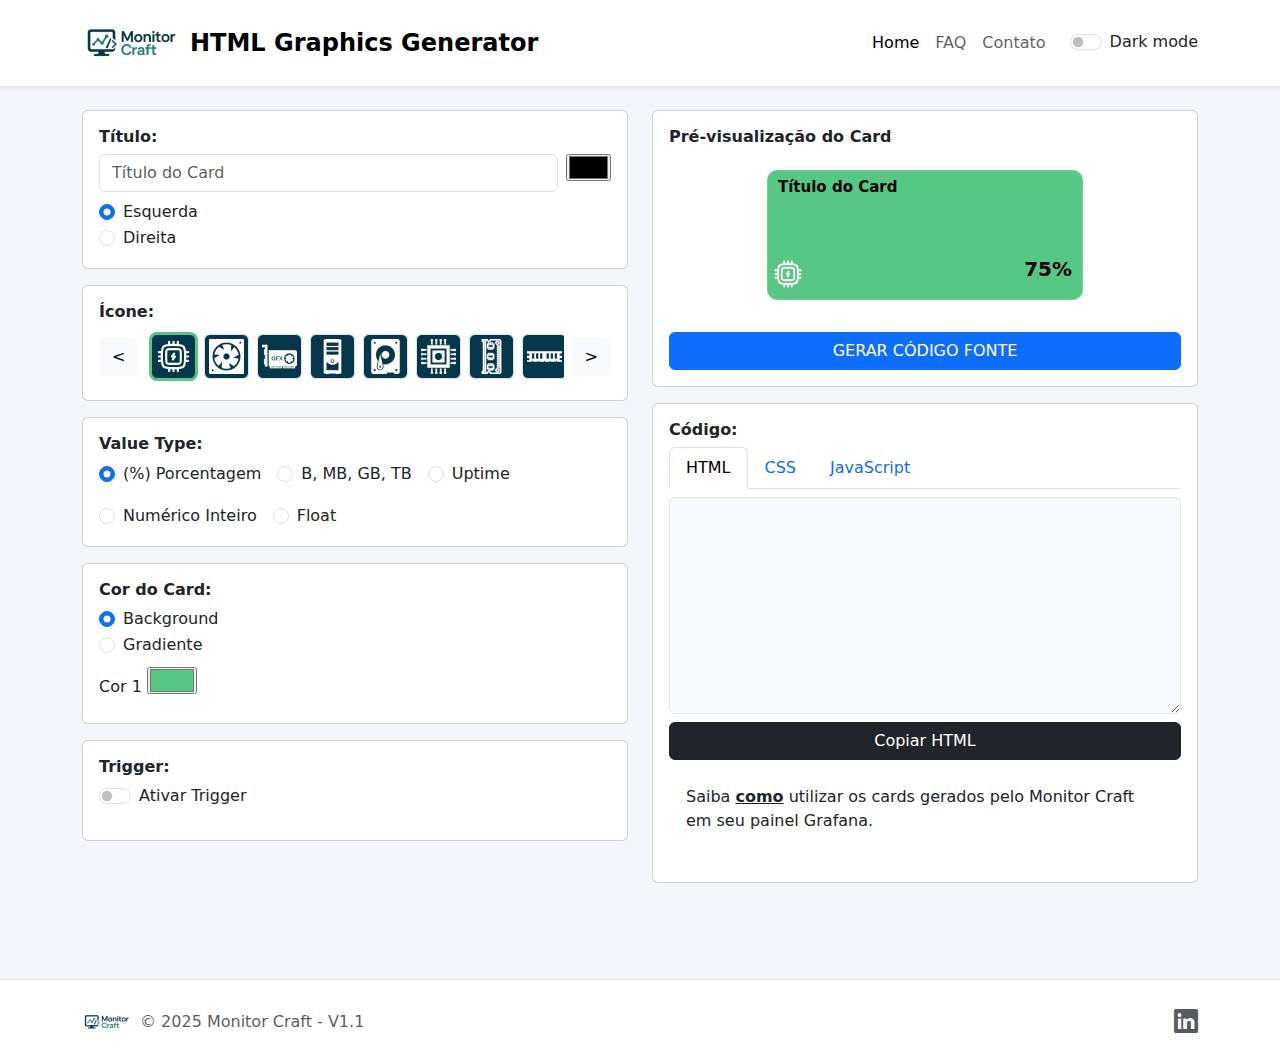
<file: index.html>
<!DOCTYPE html>
<html lang="pt-br">
<head>
  <meta charset="UTF-8">
  <meta name="viewport" content="width=device-width, initial-scale=1">
  <title>Monitor Craft</title>
  <!-- Bootstrap CSS CDN -->
  <link href="https://cdn.jsdelivr.net/npm/bootstrap@5.3.3/dist/css/bootstrap.min.css" rel="stylesheet">
  <!-- Bootstrap Icons CDN -->
  <link rel="stylesheet" href="https://cdn.jsdelivr.net/npm/bootstrap-icons@1.11.3/font/bootstrap-icons.min.css">
  <!-- Styles CSS customizados -->
  <link rel="stylesheet" href="styles/style.css">
  <link rel="stylesheet" href="styles/theme.css">
  <link rel="stylesheet" href="styles/scroll.css">
</head>
<body style="background:#F5F6FA;">
  <!-- Header -->
  <nav class="navbar navbar-expand-lg navbar-light bg-white shadow-sm mb-4">
    <div class="container">
      <a class="navbar-brand d-flex align-items-center" href="/index.html">
        <img src="assets/logoMonitorCraft.png" alt="Logo" width="100%" height="100%" class="me-2 logo">
        <span class="fw-bold fs-4">HTML Graphics Generator</span>
      </a>
      <button class="navbar-toggler" type="button" data-bs-toggle="collapse" data-bs-target="#navbarNav">
        <span class="navbar-toggler-icon"></span>
      </button>
      <div class="collapse navbar-collapse" id="navbarNav">
        <ul class="navbar-nav ms-auto">
          <li class="nav-item"><a class="nav-link active" href="/index.html">Home</a></li>
          <li class="nav-item"><a class="nav-link" href="/faq/home.faq.html">FAQ</a></li>
          <li class="nav-item"><a class="nav-link" href="/others/contato.html">Contato</a></li>
        </ul>
      </div>
      <div class="form-check form-switch ms-3">
      <input class="form-check-input" type="checkbox" id="toggle-theme">
      <label class="form-check-label" for="toggle-theme">
        Dark mode
      </label>
      </div>
    </div>
  </nav>
  <!-- Fim: Header -->

  <!-- Conteúdo Principal -->
  <div class="container pb-5">
    <div class="row g-4">
      <!-- Formulário de configuração do Card (Parte Esquerda) -->
      <div class="col-lg-6">
        <form id="card-config-form" autocomplete="off">
          <!-- Título do Card -->
          <div class="card mb-3 p-3" id="titleDarkMode">
            <h6 class="fw-bold mb-2">Título:</h6>
            <div class="d-flex gap-2 mb-2">
              <input type="text" id="titulo-card" class="form-control fade-toggle show" placeholder="Título do Card" maxlength="30">
              <input type="color" id="cor-titulo" value="#000000" title="Cor do Título">
            </div>
            <div class="form-check form-check-inline">
              <input class="form-check-input" type="radio" name="posTitulo" id="tituloEsquerda" value="left" checked>
              <label class="form-check-label" for="tituloEsquerda">Esquerda</label>
            </div>
            <div class="form-check form-check-inline">
              <input class="form-check-input" type="radio" name="posTitulo" id="tituloDireita" value="right">
              <label class="form-check-label" for="tituloDireita">Direita</label>
            </div>
          </div>
          <!-- Fim: Título do Card -->

          <!-- Ícones -->
          <div class="card mb-3 p-3 fade-toggle show">
            <h6 class="fw-bold mb-2">Ícone:</h6>
            <div class="d-flex align-items-center gap-2">
              <button type="button" class="btn btn-light" id="prev-icon">&lt;</button>
              <div class="d-flex flex-row gap-2" id="icones-galeria">
                <!-- Ícones serão carregados via JS -->
              </div>
              <button type="button" class="btn btn-light" id="next-icon">&gt;</button>
            </div>
          </div>
          <!-- Fim: Ícones -->

          <!-- Tipo de Valor -->
          <div class="card mb-3 p-3">
            <h6 class="fw-bold mb-2">Value Type:</h6>
            <div class="d-flex flex-wrap gap-3">
              <div class="form-check">
                <input class="form-check-input" type="radio" name="tipoValor" id="valorPorcentagem" value="percent" checked>
                <label class="form-check-label" for="valorPorcentagem">(%) Porcentagem</label>
              </div>
              <div class="form-check">
                <input class="form-check-input" type="radio" name="tipoValor" id="valorBytes" value="bytes">
                <label class="form-check-label" for="valorBytes">B, MB, GB, TB</label>
              </div>
              <div class="form-check">
                <input class="form-check-input" type="radio" name="tipoValor" id="valorUptime" value="uptime">
                <label class="form-check-label" for="valorUptime">Uptime</label>
              </div>
              <div class="form-check">
                <input class="form-check-input" type="radio" name="tipoValor" id="valorInteiro" value="integer">
                <label class="form-check-label" for="valorInteiro">Numérico Inteiro</label>
              </div>
              <div class="form-check">
                <input class="form-check-input" type="radio" name="tipoValor" id="valorFloat" value="float">
                <label class="form-check-label" for="valorFloat">Float</label>
              </div>
            </div>
          </div>
          <!-- Fim: Tipo de Valor -->

          <!-- Cor do Card -->
          <div class="card mb-3 p-3">
            <h6 class="fw-bold mb-2">Cor do Card:</h6>
            <div class="form-check form-check-inline">
              <input class="form-check-input" type="radio" name="tipoBg" id="bgSimples" value="simple" checked>
              <label class="form-check-label" for="bgSimples">Background</label>
            </div>
            <div class="form-check form-check-inline">
              <input class="form-check-input" type="radio" name="tipoBg" id="bgGradiente" value="gradient">
              <label class="form-check-label" for="bgGradiente">Gradiente</label>
            </div>
            <div id="cores-background" class="mt-2">
              <label class="form-label" for="cor1">Cor 1</label>
              <input type="color" id="cor1" value="#57C785">
            </div>
            <div id="cores-gradiente" class="mt-2" style="display: none;">
              <label class="form-label" for="cor-grad1">Cor 1</label>
              <input type="color" id="cor-grad1" value="#57C785">
              <label class="form-label ms-2" for="cor-grad2">Cor 2</label>
              <input type="color" id="cor-grad2" value="#EDDD53">
              <label class="form-label ms-2" for="rotacao">Rotação (deg)</label>
              <input type="number" id="rotacao" min="0" max="360" value="90" style="width: 70px;">
            </div>
          </div>
          <!-- Fim: Cor do Card -->

          <!-- Trigger -->
          <div class="card mb-3 p-3">
            <h6 class="fw-bold mb-2">Trigger:</h6>

            <!-- Switch Ativar/Desativar Trigger -->
            <div class="form-check form-switch mb-3">
              <label class="form-check-label" for="toggle-trigger">
                Ativar Trigger
              </label>
              <input class="form-check-input" type="checkbox" id="toggle-trigger">
            </div>
            <!-- Fim: Switch Ativar/Desativar Trigger -->

            <!-- Bloco de Opções da Trigger -->
            <div id="trigger-config-bloco" style="display:none;">
              <div class="d-flex flex-row gap-2 align-items-center mb-2">
                <span>Se valor:</span>
                <select class="form-select w-auto" id="trigger-compare">
                  <option value="eq">Igual</option>
                  <option value="gte">Maior Igual</option>
                  <option value="lte">Menor Igual</option>
                  <option value="neq">Diferente de</option>
                </select>
                <input type="number" class="form-control w-auto" id="trigger-value" value="60" style="max-width:100px;">
              </div>
              <div class="form-check form-check-inline">
                <input class="form-check-input" type="radio" name="tipoTriggerBg" id="triggerBgSimples" value="simple" checked>
                <label class="form-check-label" for="triggerBgSimples">Background</label>
              </div>
              <div class="form-check form-check-inline">
                <input class="form-check-input" type="radio" name="tipoTriggerBg" id="triggerBgGradiente" value="gradient">
                <label class="form-check-label" for="triggerBgGradiente">Gradiente</label>
              </div>
              <div id="trigger-cores-background" class="mt-2 fade-toggle show">
                <label class="form-label" for="trigger-cor1">Cor 1</label>
                <input type="color" id="trigger-cor1" value="#FF4444">
              </div>
              <div id="trigger-cores-gradiente" class="mt-2 fade-toggle">
                <label class="form-label" for="trigger-cor-grad1">Cor 1</label>
                <input type="color" id="trigger-cor-grad1" value="#FF4444">
                <label class="form-label ms-2" for="trigger-cor-grad2">Cor 2</label>
                <input type="color" id="trigger-cor-grad2" value="#FFD6D6">
                <label class="form-label ms-2" for="trigger-rotacao">Rotação (deg)</label>
                <input type="number" id="trigger-rotacao" min="0" max="360" value="90" style="width: 70px;">
              </div>
            </div>
            <!-- Fim: Bloco de Opções da Trigger -->
          </div> 
          <!-- Fim: Trigger -->
        </form>
      </div>
      <!-- Fim: Formulário de configuração do Card (Parte Esquerda) -->

      <!-- Visualização do Card e Códigos (Parte Direita) -->
      <div class="col-lg-6">
        <div class="card p-3 mb-3" id="visualizacaoCardDarkmode">
          <h6 class="fw-bold mb-2">Pré-visualização do Card</h6>
          <div id="preview-area" class="p-3">
            <!-- Card dinâmico gerado via JS -->
          </div>
          <button class="btn btn-primary mt-3 w-100" id="btn-gerar-codigo">GERAR CÓDIGO FONTE</button>
        </div>

        <div class="card p-3">
          <h6 class="fw-bold mb-2">Código:</h6>

          <!-- Nav Tables -->
          <ul class="nav nav-tabs mb-2" id="codeTabs" role="tablist">
            <li class="nav-item" role="presentation">
              <button class="nav-link active" id="tab-html" data-bs-toggle="tab" data-bs-target="#tab-pane-html" type="button" role="tab" aria-controls="tab-pane-html" aria-selected="true">HTML</button>
            </li>
            <li class="nav-item" role="presentation">
              <button class="nav-link" id="tab-css" data-bs-toggle="tab" data-bs-target="#tab-pane-css" type="button" role="tab" aria-controls="tab-pane-css" aria-selected="false">CSS</button>
            </li>
            <li class="nav-item" role="presentation">
              <button class="nav-link" id="tab-js" data-bs-toggle="tab" data-bs-target="#tab-pane-js" type="button" role="tab" aria-controls="tab-pane-js" aria-selected="false">JavaScript</button>
            </li>
          </ul>
          <!-- Fim: Nav Tables -->

          <!-- Table Panes -->
          <div class="tab-content" id="codeTabsContent">
            <div class="tab-pane fade show active" id="tab-pane-html" role="tabpanel" aria-labelledby="tab-html">
              <textarea id="code-html" class="form-control code-block mb-2" rows="9" readonly></textarea>
              <button class="btn btn-dark w-100 mb-2" onclick="copiarCodigo('html')">Copiar HTML</button>
            </div>
            <div class="tab-pane fade" id="tab-pane-css" role="tabpanel" aria-labelledby="tab-css">
              <textarea id="code-css" class="form-control code-block mb-2" rows="9" readonly></textarea>
              <button class="btn btn-dark w-100 mb-2" onclick="copiarCodigo('css')">Copiar CSS</button>
            </div>
            <div class="tab-pane fade" id="tab-pane-js" role="tabpanel" aria-labelledby="tab-js">
              <textarea id="code-js" class="form-control code-block mb-2" rows="9" readonly></textarea>
              <button class="btn btn-dark w-100 mb-2" onclick="copiarCodigo('js')">Copiar JavaScript</button>
            </div>
          </div>
          <div class="alert" role="alert">
          Saiba <a href="/faq/faqs/monitor-craft-faq-01.html" class="alert-link" target="_blank">como</a> utilizar os cards gerados pelo Monitor Craft em seu painel Grafana.
          </div>
        </div>
        <!-- Fim: Table Panes -->
         
      </div>
      <!-- Fim: Visualização do Card e Códigos (Parte Direita) -->
    </div>
  </div>
  <!-- Fim: Conteúdo Principal -->

  <!--Footer (Rodapé)-->
  <footer class="py-4 mt-5 bg-white border-top shadow-sm">
    <div class="container d-flex flex-wrap justify-content-between align-items-center">
      <div class="d-flex align-items-center">
        <img src="/assets/logoMonitorCraft.png" width="50" class="me-2" alt="Logo" />
        <span class="mb-0 text-muted">&copy; 2025 Monitor Craft - V1.1</span>
      </div>
      <ul class="nav">
        <li class="ms-3">
          <a class="text-muted fs-4" href="https://www.linkedin.com/in/mathews-domingos/" target="_blank" rel="noopener" aria-label="LinkedIn">
            <i class="bi bi-linkedin"></i>
          </a>
        </li>
      </ul>
    </div>
  </footer>
  <!--Fim: Footer (Rodapé)-->

  <!-- Bootstrap CDN JS -->
  <script src="https://cdn.jsdelivr.net/npm/bootstrap@5.3.3/dist/js/bootstrap.bundle.min.js"></script>
  <!-- Scripts -->
  <script src="scripts/main.js"></script>
  <script src="/assets/icons/icons.js"></script>
  <script src="scripts/theme.js"></script>
  <script src="scripts/scroll-image.js"></script>
  <script src="scripts/updatePreview.js"></script>
</body>
</html>
</file>
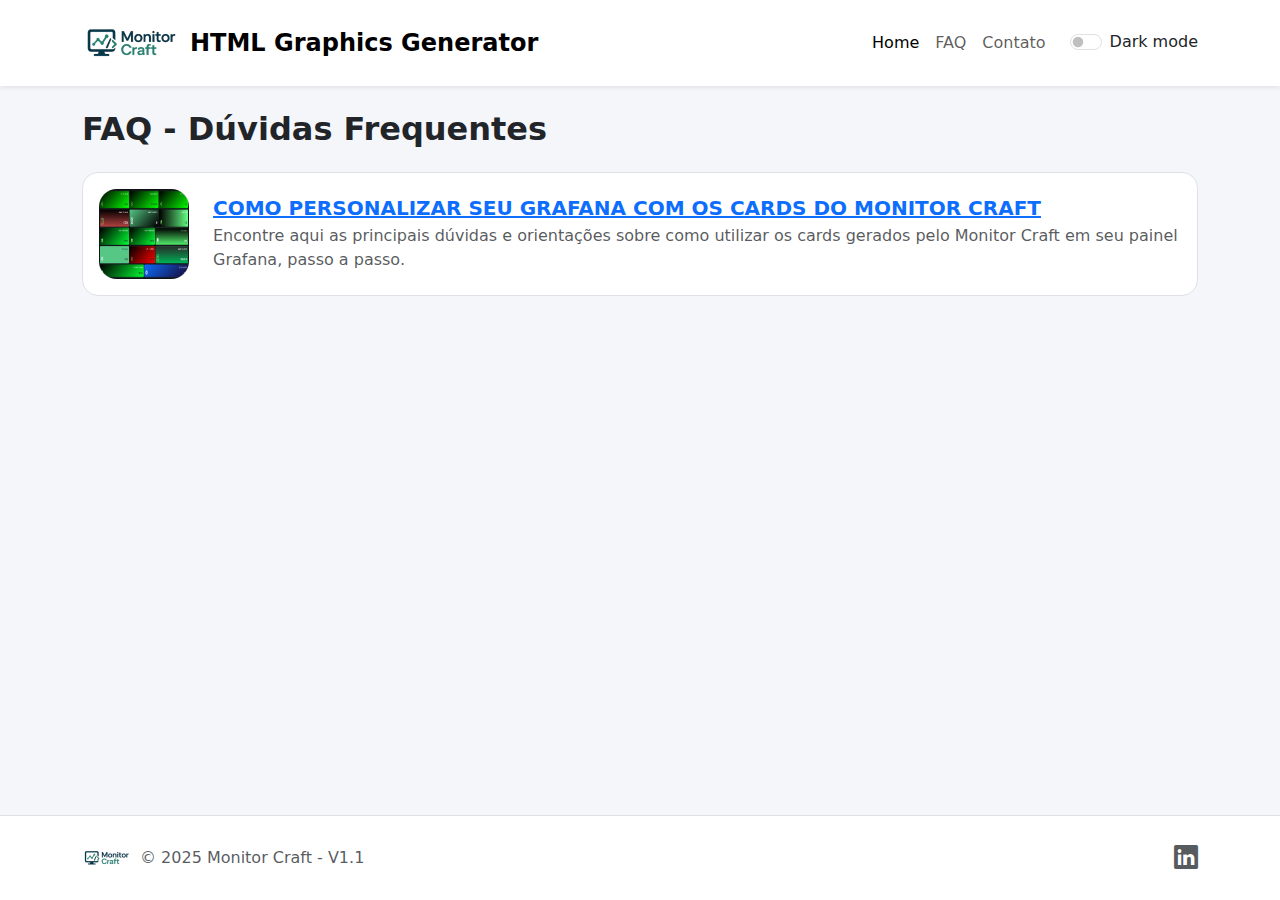
<file: faq/home.faq.html>
<!DOCTYPE html>
<html lang="pt-br">
<head>
  <meta charset="UTF-8">
  <meta name="viewport" content="width=device-width, initial-scale=1">
  <title>Monitor Craft</title>
  <!-- Bootstrap CSS CDN -->
  <link href="https://cdn.jsdelivr.net/npm/bootstrap@5.3.3/dist/css/bootstrap.min.css" rel="stylesheet">
  <!-- Bootstrap Icons CDN -->
  <link rel="stylesheet" href="https://cdn.jsdelivr.net/npm/bootstrap-icons@1.11.3/font/bootstrap-icons.min.css">
  <!-- Styles CSS customizados -->
  <link rel="stylesheet" href="/styles/style.css">
  <link rel="stylesheet" href="/styles/theme.css">
  <link rel="stylesheet" href="/styles/scroll.css">
</head>
<body style="background:#F5F6FA;">
  <!-- Header -->
  <nav class="navbar navbar-expand-lg navbar-light bg-white shadow-sm mb-4">
    <div class="container">
      <a class="navbar-brand d-flex align-items-center" href="/index.html">
        <img src="/assets/logoMonitorCraft.png" alt="Logo" width="100%" height="100%" class="me-2 logo">
        <span class="fw-bold fs-4">HTML Graphics Generator</span>
      </a>
      <button class="navbar-toggler" type="button" data-bs-toggle="collapse" data-bs-target="#navbarNav">
        <span class="navbar-toggler-icon"></span>
      </button>
      <div class="collapse navbar-collapse" id="navbarNav">
        <ul class="navbar-nav ms-auto">
          <li class="nav-item"><a class="nav-link active" href="/index.html">Home</a></li>
          <li class="nav-item"><a class="nav-link" href="/faq/home.faq.html">FAQ</a></li>
          <li class="nav-item"><a class="nav-link" href="/others/contato.html">Contato</a></li>
        </ul>
      </div>
      <div class="form-check form-switch ms-3">
      <input class="form-check-input" type="checkbox" id="toggle-theme">
      <label class="form-check-label" for="toggle-theme">
        Dark mode
      </label>
      </div>
    </div>
  </nav>
  <!-- Fim: Header -->

  <!-- Conteúdo Principal -->
  <div class="container mb-5">
    <h2 class="fw-bold mb-4">FAQ - Dúvidas Frequentes</h2>
    
    <!-- FAQ Item 1 -->
    <div class="faq-card d-flex align-items-center p-3 mb-3 rounded-4 border">
      <div class="faq-img rounded-4 border d-flex align-items-center justify-content-center me-4" style="min-width:90px; min-height:90px;">
        <img src="/assets/monitor-craft-faq-01.png" alt="Imagem FAQ" width="90" height="90">
      </div>
      <div>
        <h5 class="fw-bold mb-1"><a href="/faq/faqs/monitor-craft-faq-01.html">COMO PERSONALIZAR SEU GRAFANA COM OS CARDS DO MONITOR CRAFT</a></h5>
        <p class="mb-0 text-muted">Encontre aqui as principais dúvidas e orientações sobre como utilizar os cards gerados pelo Monitor Craft em seu painel Grafana, passo a passo.</p>
      </div></a>
    </div>
    <!-- Fim: FAQ Item 1 -->
  </div>
  <!-- Fim: Conteúdo Principal -->

  <!--Footer (Rodapé)-->
  <footer class="py-4 mt-5 bg-white border-top shadow-sm">
    <div class="container d-flex flex-wrap justify-content-between align-items-center">
      <div class="d-flex align-items-center">
        <img src="/assets/logoMonitorCraft.png" width="50" class="me-2" alt="Logo" />
        <span class="mb-0 text-muted">&copy; 2025 Monitor Craft - V1.1</span>
      </div>
      <ul class="nav">
        <li class="ms-3">
          <a class="text-muted fs-4" href="https://www.linkedin.com/in/mathews-domingos/" target="_blank" rel="noopener" aria-label="LinkedIn">
            <i class="bi bi-linkedin"></i>
          </a>
        </li>
      </ul>
    </div>
  </footer>
  <!--Fim: Footer (Rodapé)-->

  <!-- Bootstrap CDN JS -->
  <script src="https://cdn.jsdelivr.net/npm/bootstrap@5.3.3/dist/js/bootstrap.bundle.min.js"></script>
  <!-- Scripts -->
  <script src="/scripts/main.js"></script>
  <script src="/assets/icons/icons.js"></script>
  <script src="/scripts/theme.js"></script>
  <script src="/scripts/scroll-image.js"></script>
  <script src="/scripts/updatePreview.js"></script>
</body>
</html>
</file>
<file: styles/style.css>
/* Galeria de Ícones */
#icones-galeria {
  display: flex;
  gap: 10px;
  overflow-x: auto;
  white-space: nowrap;
  max-width: 100%;
  padding: 5px;
  overflow: hidden;
}
#icones-galeria img {
  flex-shrink: 0;
  border-radius: 8px;
  width: 45px!important;
  background: #043749!important;
  border: 2px solid transparent;
  transition: border-color 0.2s, box-shadow 0.2s;
  overflow: hidden;
}
#icones-galeria img.selected,
#icones-galeria img.border-success {
  border-color: #57C785 !important;
  box-shadow: 0 0 0 2px #57C785;
  overflow: hidden;
}

.btn-success {
  background-color: #57C785 !important;
  border-color: #57C785 !important;
  color: #fff !important;
  transition: background 0.3s, border 0.3s;
}
/* Fim: Galeria de Ícones */

/* Bloco de Código */
.code-block {
  font-family: 'Fira Mono', 'Consolas', monospace;
  font-size: 15px;
  background: #f8fafd;
  color: #182233;
  border-radius: 6px;
  border: 1px solid #e1e5ec;
  resize: vertical;
  min-height: 130px;
  tab-size: 2;
  white-space: pre;
}
/* Fim: Bloco de Código */

/* FAQ */
.faq-card  {
  background: #fff;
  border: 2px solid #232a39;
  border-radius: 18px;
  transition: box-shadow 0.2s;
}

.faq-card img {
  border-radius: 18px!important;
}

.faq-card:hover {
  box-shadow: 0 2px 16px #232a3925;
}

.faq-img {
  width: 90px;
  height: 90px;
  /*background: #f5f6fa;*/
  border: 2px solid #232a39;
  display: flex;
  align-items: center;
  justify-content: center;
  font-size: 1.5rem;
}

html, body {
  height: 100%;
}

body {
  min-height: 100vh;
  display: flex;
  flex-direction: column;
}

main, .container.mb-5 {
  flex: 1 0 auto;
}
footer {
  flex-shrink: 0;
}
/* Fim: FAQ */

/* Contato */
#form-contato .form-control {
  font-size: 1.3rem;
  padding: 1rem 1.2rem;
  border: 2px solid #232a39;
  background: #f9fafd;
  transition: border-color 0.2s;
}
#form-contato .form-control:focus {
  border-color: #57C785;
  box-shadow: 0 0 0 2px #c1f5e7;
}
#form-contato textarea.form-control {
  min-height: 140px;
  resize: vertical;
  text-align: left;
}
/* Fim: Contato */
</file>
<file: styles/theme.css>
/* ======================================================= */
/* =============== MONITOR CRAFT DARK MODE =============== */
/* ======================================================= */

/* Background Geral */
body.dark-mode {
  background: #181d27 !important;
  color: #fff !important;
}
/* Fim: Background Geral */

/* Navbar e Logo */
body.dark-mode .navbar,
body.dark-mode .navbar .container {
  background: #232a39 !important;
  color: #fff !important;
}
body.dark-mode .navbar-brand span {
  color: white !important;
}
body.dark-mode .logo {
  background: #f5f5f5;
  border-radius: 5px;
}
/* Fim: Navbar e Logo */

/* Links do Menu */
body.dark-mode .navbar .nav-link {
  color: #fff !important;
  transition: color 0.2s;
}
body.dark-mode .navbar .nav-link.active,
body.dark-mode .navbar .nav-link:focus,
body.dark-mode .navbar .nav-link:hover {
  color: #57C785 !important;
  font-weight: 600;
}
/* Fim: Links do Menu */

/* Card do Preview */
body.dark-mode .card {
  background: #232a39;
  color: #f2f2f2 !important;
  border-color: #1d2535 !important;
}

body.dark-mode #visualizacaoCardDarkmode {
  background: #232a39 !important;
}
/* Fim: Card do Preview */

/* Inputs, Selects e Textarea */
body.dark-mode .form-control,
body.dark-mode .form-select {
  background: #181d27 !important;
  color: #fff !important;
  border-color: #30354a !important;
}

body.dark-mode input[type="color"] {
  background: transparent !important;
  border: none !important;
}

body.dark-mode input::placeholder,
body.dark-mode textarea::placeholder {
  color: #fff !important;
  opacity: 1;
}

body.dark-mode .btn-success {
  background: #57C785 !important;
  color: #121a26 !important;
  border-color: #57C785 !important;
}
/* Fim: Inputs, Selects e Textarea */

/* Blocos de Código (pré) */
body.dark-mode pre {
  background: #212736 !important;
  color: #a2e1af !important;
  border-radius: 6px;
  border: 1px solid #1d2535 !important;
  font-size: 15px;
  transition: background 0.2s;
}
/* Fim: Blocos de Código (pré) */

/* Galeria de Ícones */
body.dark-mode #icones-galeria img .selected:hover {
  border: solid 2px #57C785 !important;
}

body.dark-mode #icones-galeria img:hover {
  border: solid 2px #57C785 !important;
  background: #181d27 !important;
}
/* Fim: Galeria de Ícones */

/* Dropdown/Select */
body.dark-mode .form-select:focus {
  border-color: #57C785 !important;
  box-shadow: 0 0 0 0.1rem rgba(87, 199, 133, 0.2) !important;
}
/* Fim: Dropdown/Select */

/* Títulos/Labels */
body.dark-mode h6,
body.dark-mode .form-label {
  color: #91ffcd !important;
  letter-spacing: 0.01em;
}
/* Fim: Títulos/Labels */

/* Bloco de Código */
body.dark-mode .code-block {
  background: #181d27;
  color: #a2e1af;
  border-color: #292f3e;
}
/* Fim: Bloco de Código */

/* Footer */
body.dark-mode footer {
  background: #181d27 !important;
  border-top: 1px solid #222a34 !important;
}
body.dark-mode footer .text-muted {
  color: #c8ffe1 !important;
}
body.dark-mode footer a.text-muted {
  color: #57C785 !important;
}
/* Fim: Footer */

/* FAQ */
body.dark-mode .faq-card {
  background: #181d27 !important;
  border-color: #363f4e !important;
}
body.dark-mode .faq-img {
  background: #232a39 !important;
  border-color: #363f4e !important;
}
body.dark-mode .faq-card h5,
body.dark-mode .faq-card p {
  color: #c8ffe1 !important;
}
/* Fim: FAQ */

/* Contato */
body.dark-mode #form-contato .form-control {
  background: #232a39 !important;
  color: #d0ffe8;
  border-color: #363f4e;
}
body.dark-mode #form-contato .form-control:focus {
  border-color: #57C785;
  box-shadow: 0 0 0 2px #57C78544;
}
/* Fim: Contato */

/* Demais Ajustes */
body.dark-mode .form-check-label,
body.dark-mode label {
  color: #b7ffe3 !important;
}
body.dark-mode .rounded {
  background: #232a39 !important;
}

body.dark-mode hr {
  border-color: #364156 !important;
}

@media (max-width: 991px) {
  body.dark-mode .navbar .nav-link {
    color: #fff !important;
  }
}
/* Fim: Demais Ajustes */
</file>
<file: styles/scroll.css>
/* Scroll Principal */
body::-webkit-scrollbar {
  width: 7px;              
}

body::-webkit-scrollbar-track {
  background: rgb(95, 95, 95);        
}

body::-webkit-scrollbar-thumb {
  background-color: #57C785;    
  border-radius: 12px;        
}
/* Fim: Scroll Principal */

/* Bloco de Código */
.code-block::-webkit-scrollbar {
  width: 5px;              
}
/* Fim: Bloco de Código */
</file>
